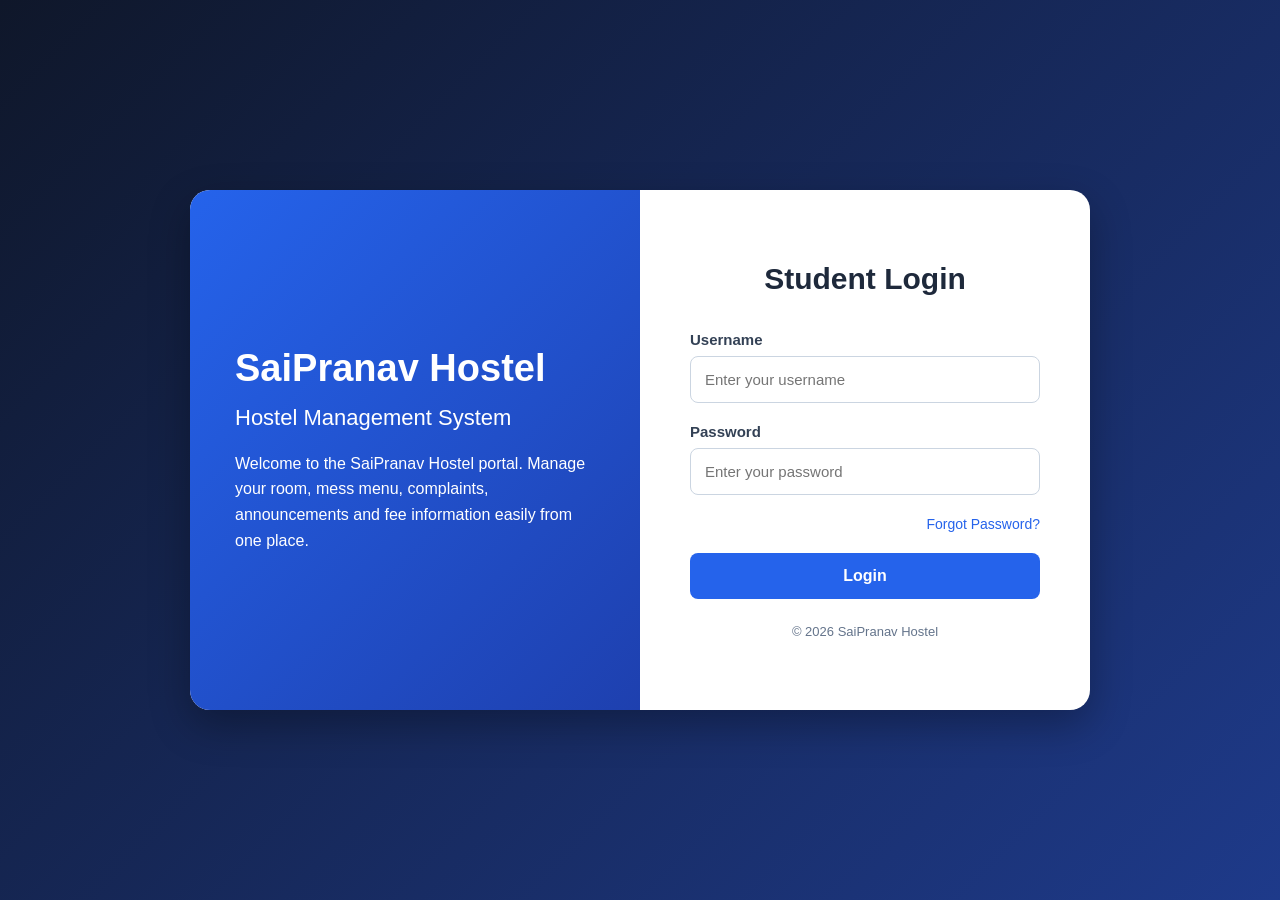
<file: index.html>
<!DOCTYPE html>
<html lang="en">
<head>
    <meta charset="UTF-8">
    <meta name="viewport" content="width=device-width, initial-scale=1.0">
    <meta http-equiv="refresh" content="0; url=login.html">
    <title>SaiPranav Hostel</title>
</head>
<body>
    <p>Opening <a href="login.html">SaiPranav Hostel</a>...</p>
</body>
</html>
</file>
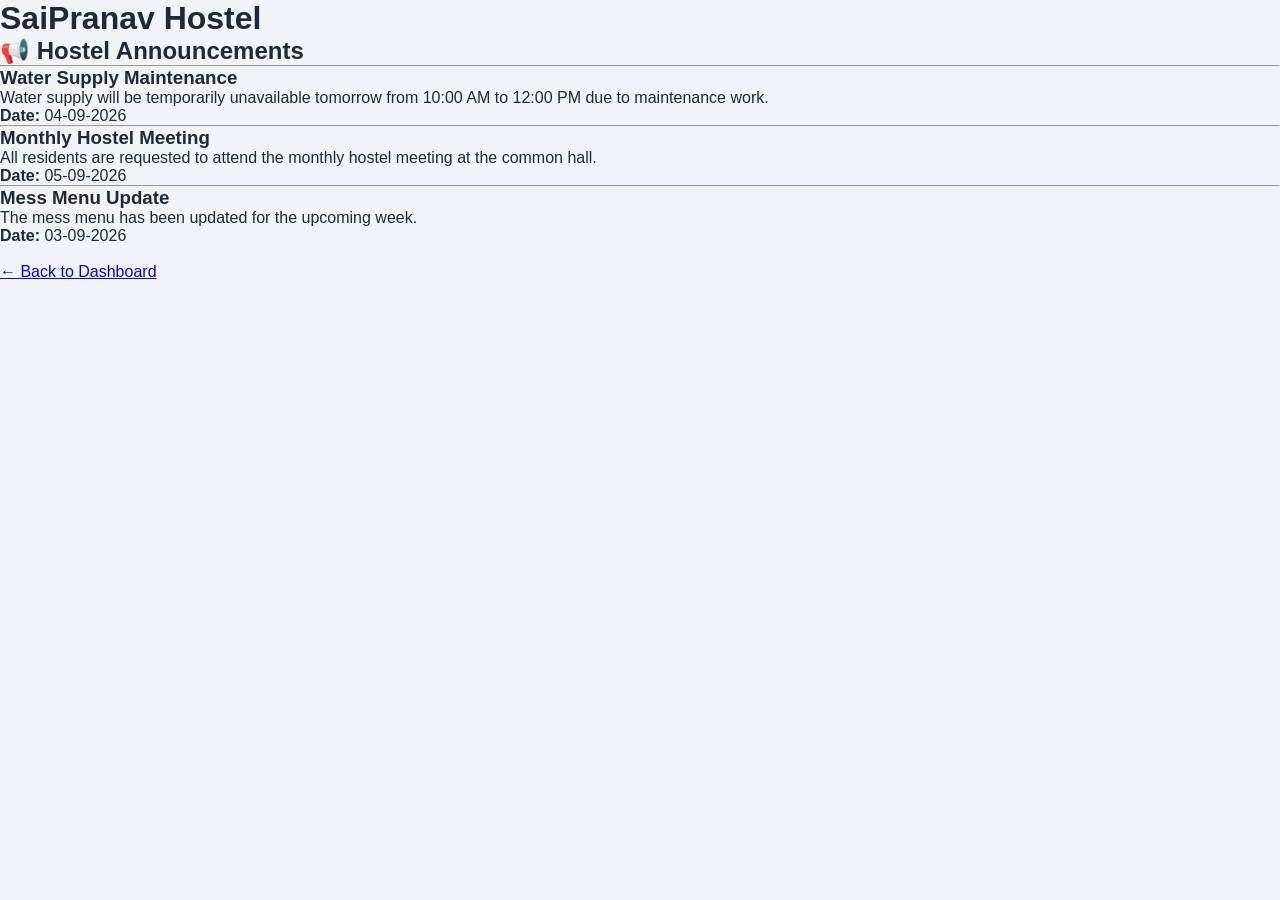
<file: announcements.html>
<!DOCTYPE html>

<html>

<head>
    <title>SaiPranav Hostel - Announcements</title>
    <link rel="stylesheet" href="style.css">
</head>

<body>

<h1>SaiPranav Hostel</h1>

<h2>📢 Hostel Announcements</h2>

<hr>

<h3>Water Supply Maintenance</h3>

<p>
    Water supply will be temporarily unavailable
    tomorrow from 10:00 AM to 12:00 PM due to
    maintenance work.
</p>

<p><b>Date:</b> 04-09-2026</p>

<hr>

<h3>Monthly Hostel Meeting</h3>

<p>
    All residents are requested to attend the
    monthly hostel meeting at the common hall.
</p>

<p><b>Date:</b> 05-09-2026</p>

<hr>

<h3>Mess Menu Update</h3>

<p>
    The mess menu has been updated for the
    upcoming week.
</p>

<p><b>Date:</b> 03-09-2026</p>

<br>

<a href="student-dashboard.html">
    ← Back to Dashboard
</a>
</body>

</html>
</file>
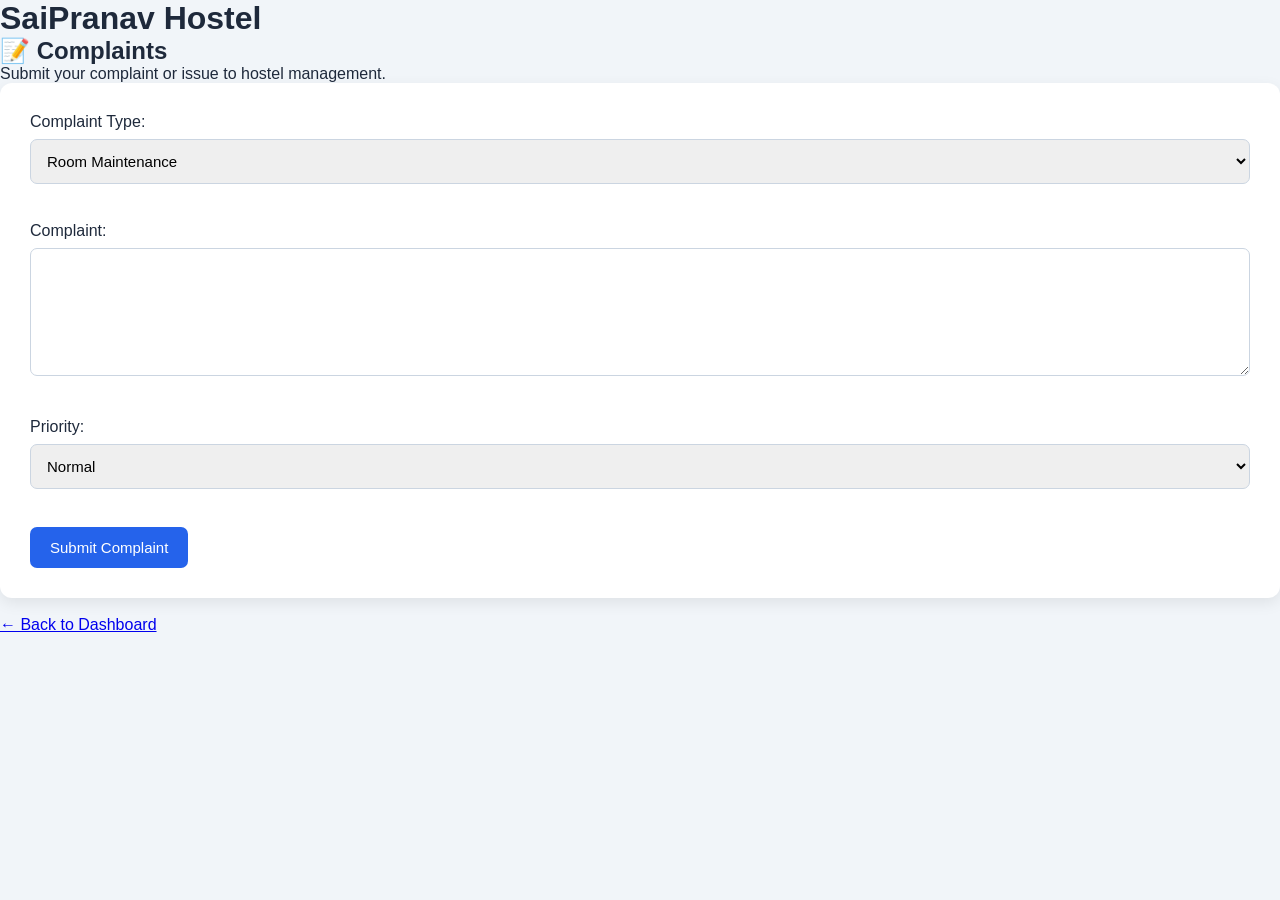
<file: complaints.html>
<!DOCTYPE html>

<html>

<head>
    <title>SaiPranav Hostel - Complaints</title>
    <link rel="stylesheet" href="style.css">
</head>

<body>

<h1>SaiPranav Hostel</h1>

<h2>📝 Complaints</h2>

<p>Submit your complaint or issue to hostel management.</p>

<form>

    <label>Complaint Type:</label>
    <br>

    <select name="complaintType">

        <option>Room Maintenance</option>
        <option>Electrical Problem</option>
        <option>Plumbing Problem</option>
        <option>Cleaning</option>
        <option>Food / Mess</option>
        <option>Wi-Fi / Internet</option>
        <option>Other</option>

    </select>

    <br><br>

    <label>Complaint:</label>
    <br>

    <textarea
        name="complaint"
        rows="6"
        cols="40"
        placeholder="Describe your problem...">
    </textarea>

    <br><br>

    <label>Priority:</label>
    <br>

    <select name="priority">

        <option>Normal</option>
        <option>Important</option>
        <option>Urgent</option>

    </select>

    <br><br>

    <button type="submit">
        Submit Complaint
    </button>

</form>

<br>

<a href="student-dashboard.html">
    ← Back to Dashboard
</a>
</body>

</html>
</file>
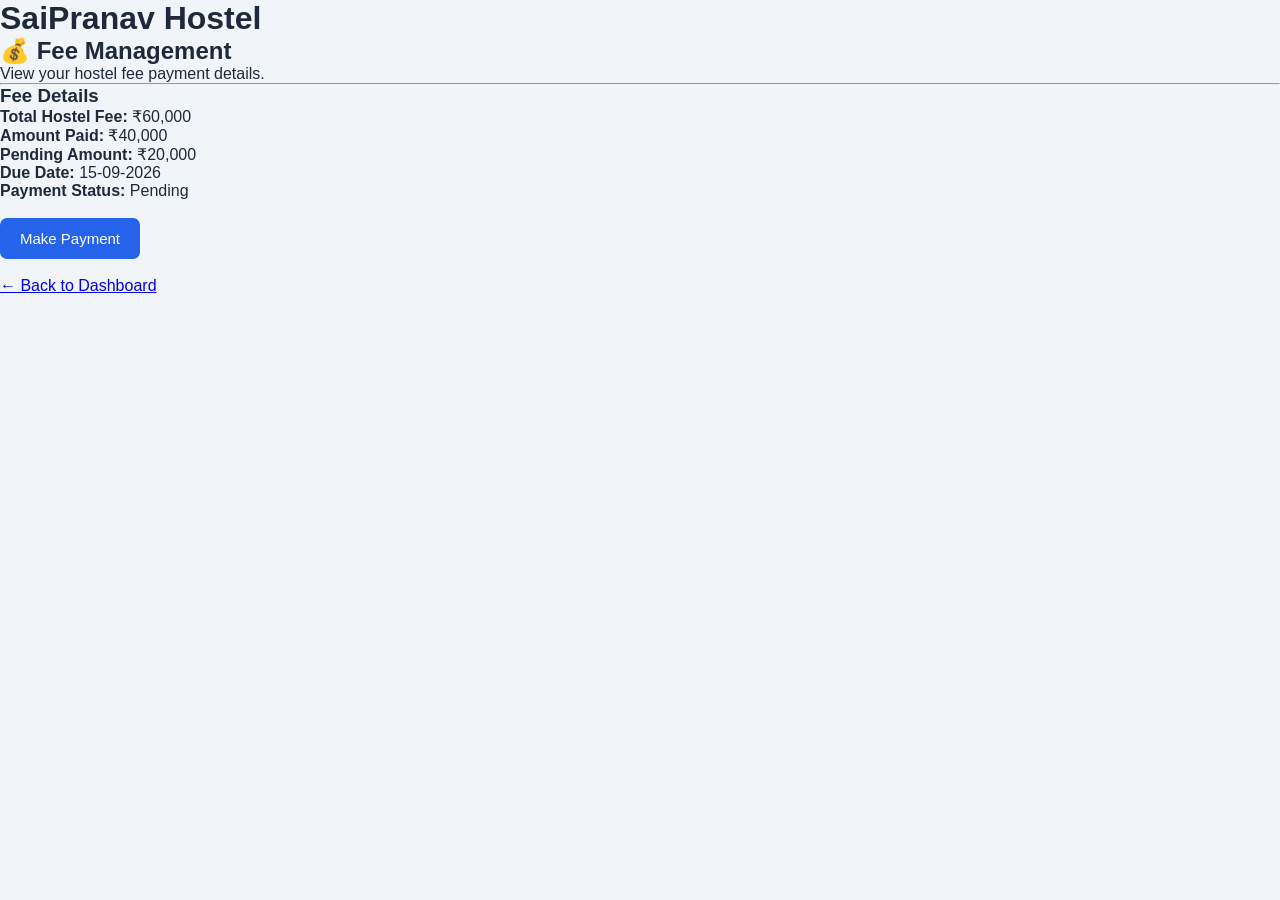
<file: fees.html>
<!DOCTYPE html>

<html>

<head>
    <title>SaiPranav Hostel - Fee Management</title>
    <link rel="stylesheet" href="style.css">
</head>

<body>

<h1>SaiPranav Hostel</h1>

<h2>💰 Fee Management</h2>

<p>View your hostel fee payment details.</p>

<hr>

<h3>Fee Details</h3>

<p><b>Total Hostel Fee:</b> ₹60,000</p>

<p><b>Amount Paid:</b> ₹40,000</p>

<p><b>Pending Amount:</b> ₹20,000</p>

<p><b>Due Date:</b> 15-09-2026</p>

<p><b>Payment Status:</b> Pending</p>

<br>

<button>
    Make Payment
</button>

<br><br>

<a href="student-dashboard.html">
    ← Back to Dashboard
</a>
</body>

</html>
</file>
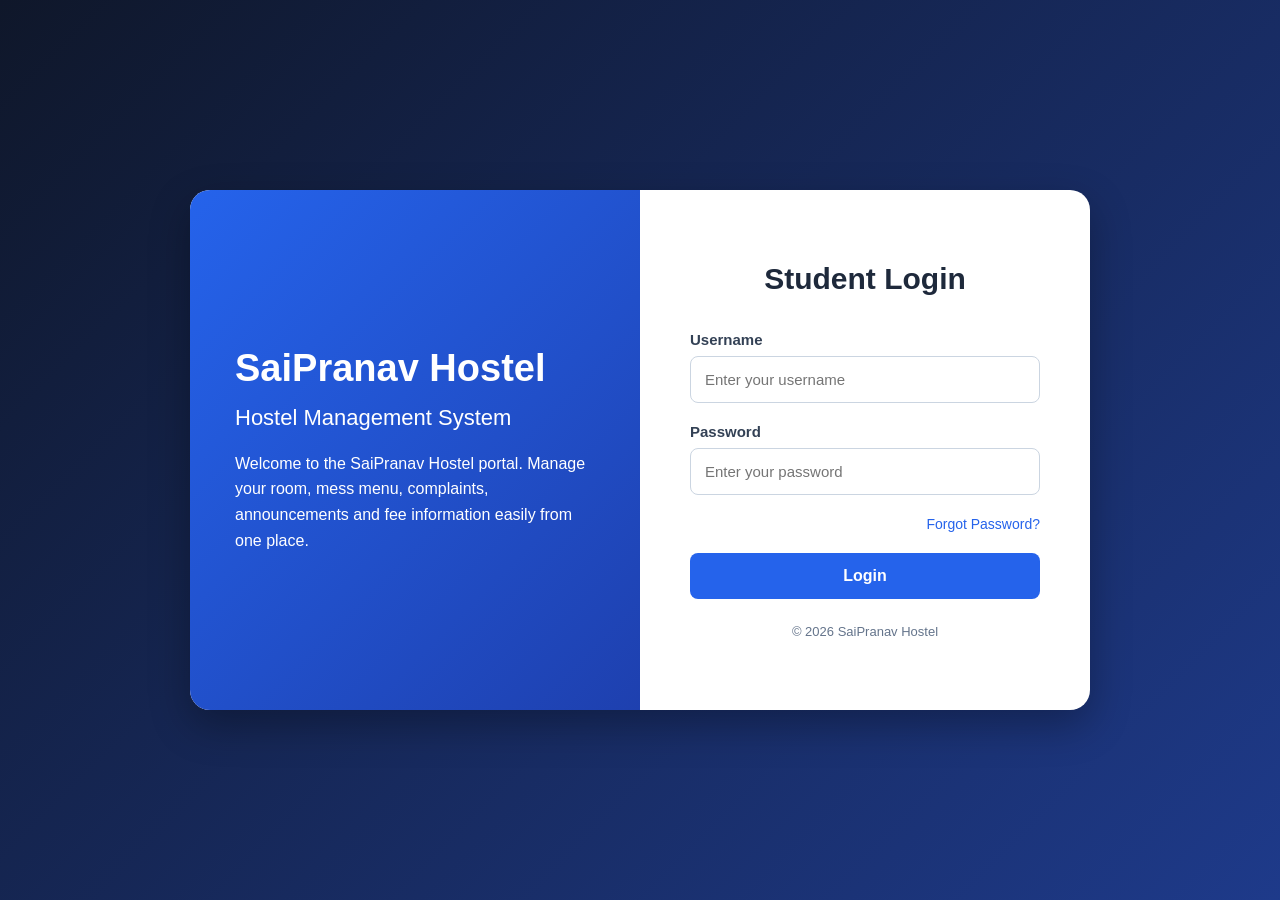
<file: login.html>
<!DOCTYPE html>

<html lang="en">

<head>
    <meta charset="UTF-8">
    <meta name="viewport" content="width=device-width, initial-scale=1.0">

<title>SaiPranav Hostel - Login</title>

<style>

    /* Remove default spacing */
    * {
        margin: 0;
        padding: 0;
        box-sizing: border-box;
        font-family: Arial, sans-serif;
    }

    /* Full page */
    body {
        min-height: 100vh;
        display: flex;
        justify-content: center;
        align-items: center;

        background: linear-gradient(135deg, #0f172a, #1e3a8a);
    }

    /* Main container */
    .container {
        width: 900px;
        min-height: 520px;

        display: flex;

        background: white;
        border-radius: 20px;

        overflow: hidden;

        box-shadow: 0 15px 40px rgba(0, 0, 0, 0.3);
    }

    /* Left side */
    .welcome-section {
        width: 50%;

        padding: 60px 45px;

        display: flex;
        flex-direction: column;
        justify-content: center;

        background: linear-gradient(135deg, #2563eb, #1e40af);

        color: white;
    }

    .welcome-section h1 {
        font-size: 38px;
        margin-bottom: 15px;
    }

    .welcome-section h2 {
        font-size: 22px;
        margin-bottom: 20px;
        font-weight: normal;
    }

    .welcome-section p {
        font-size: 16px;
        line-height: 1.6;
    }

    /* Right side */
    .login-section {
        width: 50%;

        padding: 60px 50px;

        display: flex;
        flex-direction: column;
        justify-content: center;
    }

    .login-section h2 {
        text-align: center;
        font-size: 30px;
        color: #1e293b;

        margin-bottom: 35px;
    }

    /* Input group */
    .input-group {
        margin-bottom: 20px;
    }

    .input-group label {
        display: block;

        margin-bottom: 8px;

        font-size: 15px;
        font-weight: bold;

        color: #334155;
    }

    .input-group input {
        width: 100%;

        padding: 14px;

        border: 1px solid #cbd5e1;
        border-radius: 8px;

        font-size: 15px;

        outline: none;

        transition: 0.3s;
    }

    /* Input focus effect */
    .input-group input:focus {
        border-color: #2563eb;

        box-shadow: 0 0 0 3px rgba(37, 99, 235, 0.15);
    }

    /* Login button */
    .login-btn {
        width: 100%;

        padding: 14px;

        border: none;
        border-radius: 8px;

        background: #2563eb;
        color: white;

        font-size: 16px;
        font-weight: bold;

        cursor: pointer;

        transition: 0.3s;
    }

    .login-btn:hover {
        background: #1d4ed8;
        transform: translateY(-2px);
    }

    /* Forgot password */
    .forgot-password {
        text-align: right;

        margin-bottom: 20px;
    }

    .forgot-password a {
        color: #2563eb;
        text-decoration: none;
        font-size: 14px;
    }

    .forgot-password a:hover {
        text-decoration: underline;
    }

    /* Footer text */
    .footer {
        text-align: center;

        margin-top: 25px;

        font-size: 13px;

        color: #64748b;
    }

    /* Mobile responsive */
    @media (max-width: 700px) {

        .container {
            width: 90%;
            flex-direction: column;
        }

        .welcome-section,
        .login-section {
            width: 100%;
        }

        .welcome-section {
            padding: 40px 30px;
        }

        .login-section {
            padding: 40px 30px;
        }
    }

</style>

</head>

<body>

<div class="container">

    <!-- Welcome Section -->
    <div class="welcome-section">

        <h1>SaiPranav Hostel</h1>

        <h2>Hostel Management System</h2>

        <p>
            Welcome to the SaiPranav Hostel portal.
            Manage your room, mess menu, complaints,
            announcements and fee information easily
            from one place.
        </p>

    </div>


    <!-- Login Section -->
    <div class="login-section">

        <h2>Student Login</h2>

        <form action="student-dashboard.html" method="get">

            <div class="input-group">

                <label for="username">
                    Username
                </label>

                <input
                    type="text"
                    id="username"
                    name="username"
                    placeholder="Enter your username"
                    required
                >

            </div>


            <div class="input-group">

                <label for="password">
                    Password
                </label>

                <input
                    type="password"
                    id="password"
                    name="password"
                    placeholder="Enter your password"
                    required
                >

            </div>


            <div class="forgot-password">

                <a href="#">
                    Forgot Password?
                </a>

            </div>


            <button
                type="submit"
                class="login-btn">
                Login
            </button>

        </form>


        <div class="footer">

            © 2026 SaiPranav Hostel

        </div>

    </div>

</div>

</body>

</html>
</file>
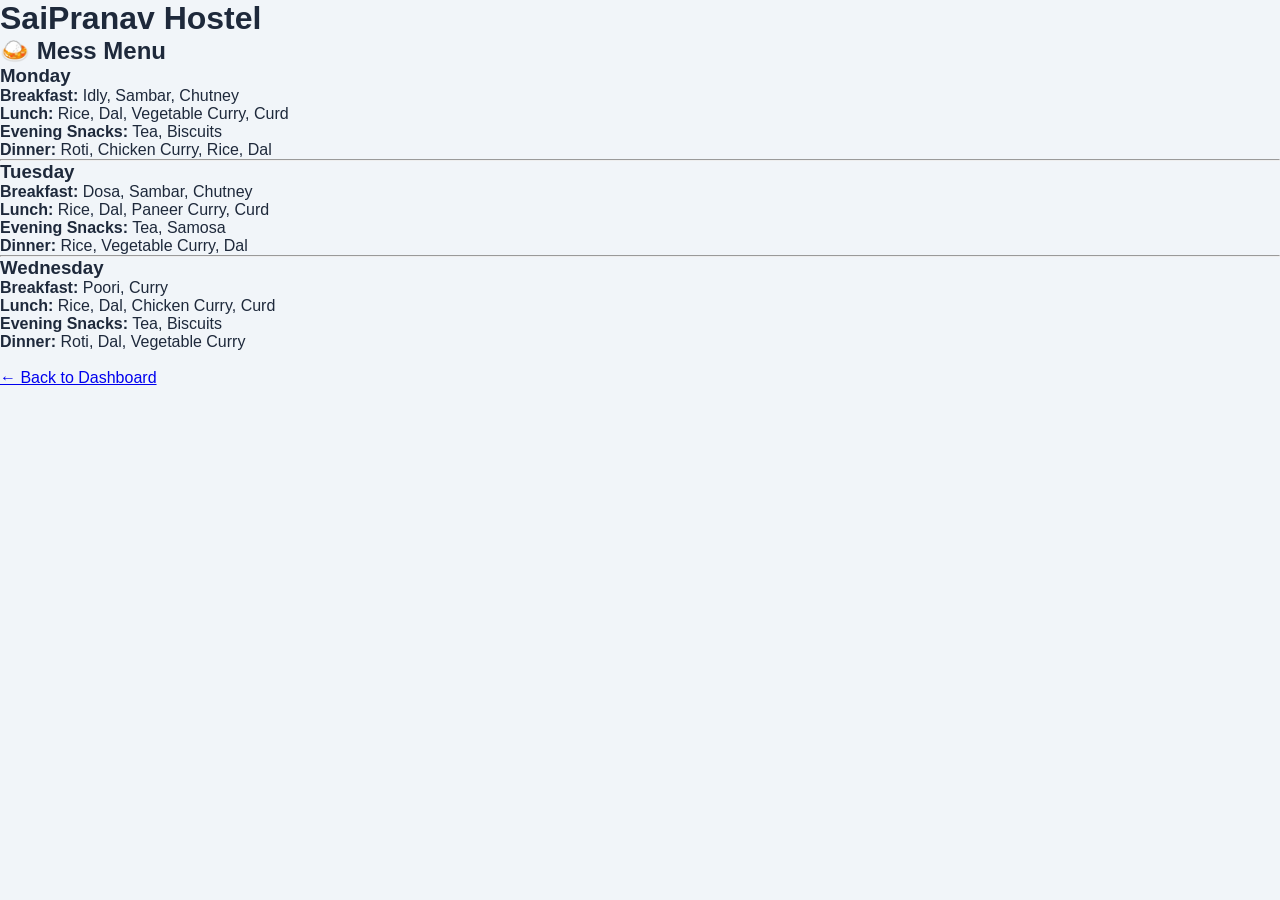
<file: mess.html>
<!DOCTYPE html>

<html>

<head>
    <title>SaiPranav Hostel - Mess Menu</title>
    <link rel="stylesheet" href="style.css">
</head>

<body>

<h1>SaiPranav Hostel</h1>

<h2>🍛 Mess Menu</h2>

<h3>Monday</h3>

<p><b>Breakfast:</b> Idly, Sambar, Chutney</p>

<p><b>Lunch:</b> Rice, Dal, Vegetable Curry, Curd</p>

<p><b>Evening Snacks:</b> Tea, Biscuits</p>

<p><b>Dinner:</b> Roti, Chicken Curry, Rice, Dal</p>

<hr>

<h3>Tuesday</h3>

<p><b>Breakfast:</b> Dosa, Sambar, Chutney</p>

<p><b>Lunch:</b> Rice, Dal, Paneer Curry, Curd</p>

<p><b>Evening Snacks:</b> Tea, Samosa</p>

<p><b>Dinner:</b> Rice, Vegetable Curry, Dal</p>

<hr>

<h3>Wednesday</h3>

<p><b>Breakfast:</b> Poori, Curry</p>

<p><b>Lunch:</b> Rice, Dal, Chicken Curry, Curd</p>

<p><b>Evening Snacks:</b> Tea, Biscuits</p>

<p><b>Dinner:</b> Roti, Dal, Vegetable Curry</p>

<br>

<a href="student-dashboard.html">
    ← Back to Dashboard
</a>
</body>

</html>
</file>
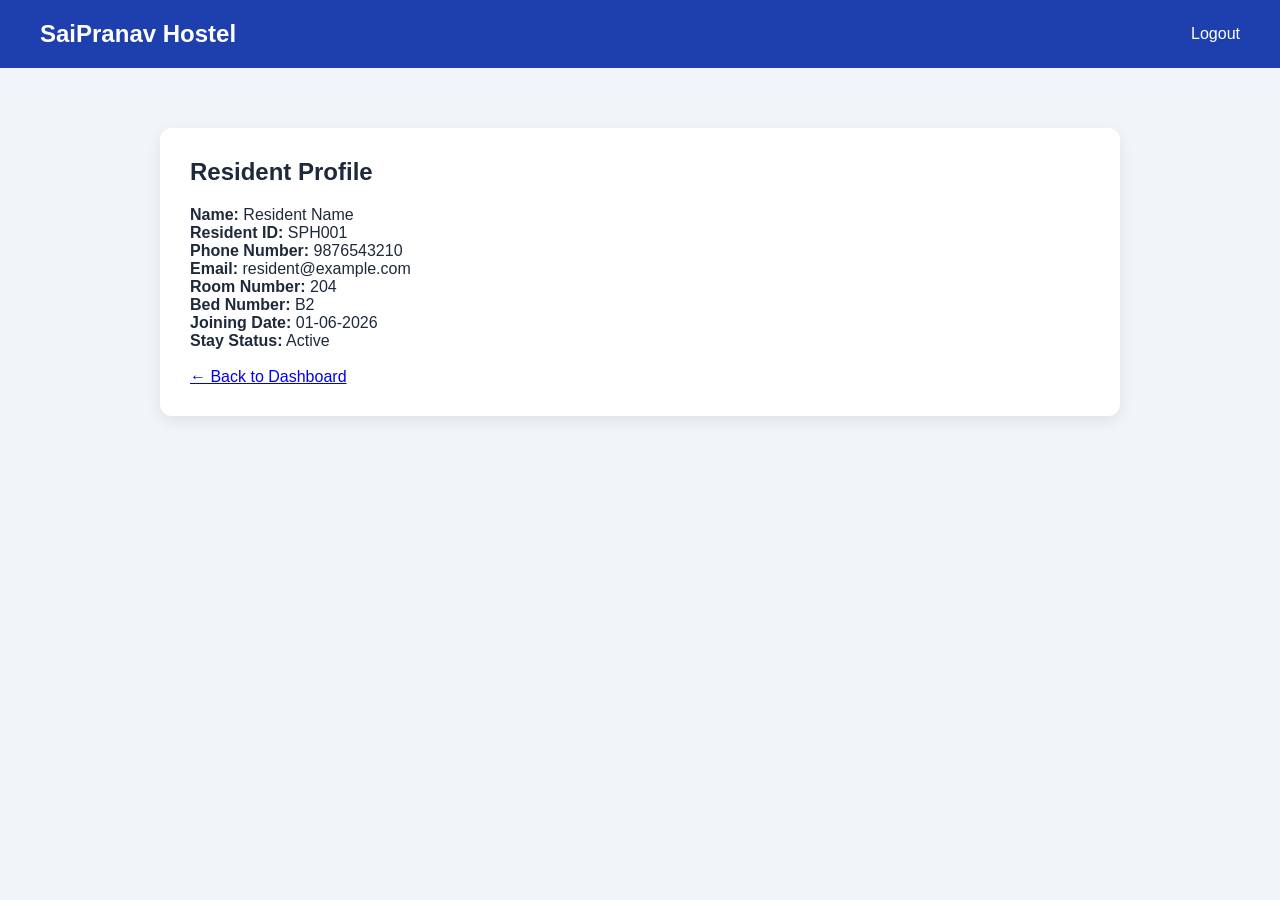
<file: profile.html>
<!DOCTYPE html>

<html>

<head>
    <title>SaiPranav Hostel - Profile</title>
    <link rel="stylesheet" href="style.css">
</head>

<body>

<header class="header">
    <h1>SaiPranav Hostel</h1>
    <a href="login.html">Logout</a>
</header>

<main class="container">
    <section class="card">
        <h2>Resident Profile</h2>

        <p><b>Name:</b> Resident Name</p>

        <p><b>Resident ID:</b> SPH001</p>

        <p><b>Phone Number:</b> 9876543210</p>

        <p><b>Email:</b> resident@example.com</p>

        <p><b>Room Number:</b> 204</p>

        <p><b>Bed Number:</b> B2</p>

        <p><b>Joining Date:</b> 01-06-2026</p>

        <p><b>Stay Status:</b> Active</p>

        <br>

        <a href="student-dashboard.html">
            &larr; Back to Dashboard
        </a>
    </section>
</main>
</body>

</html>
</file>
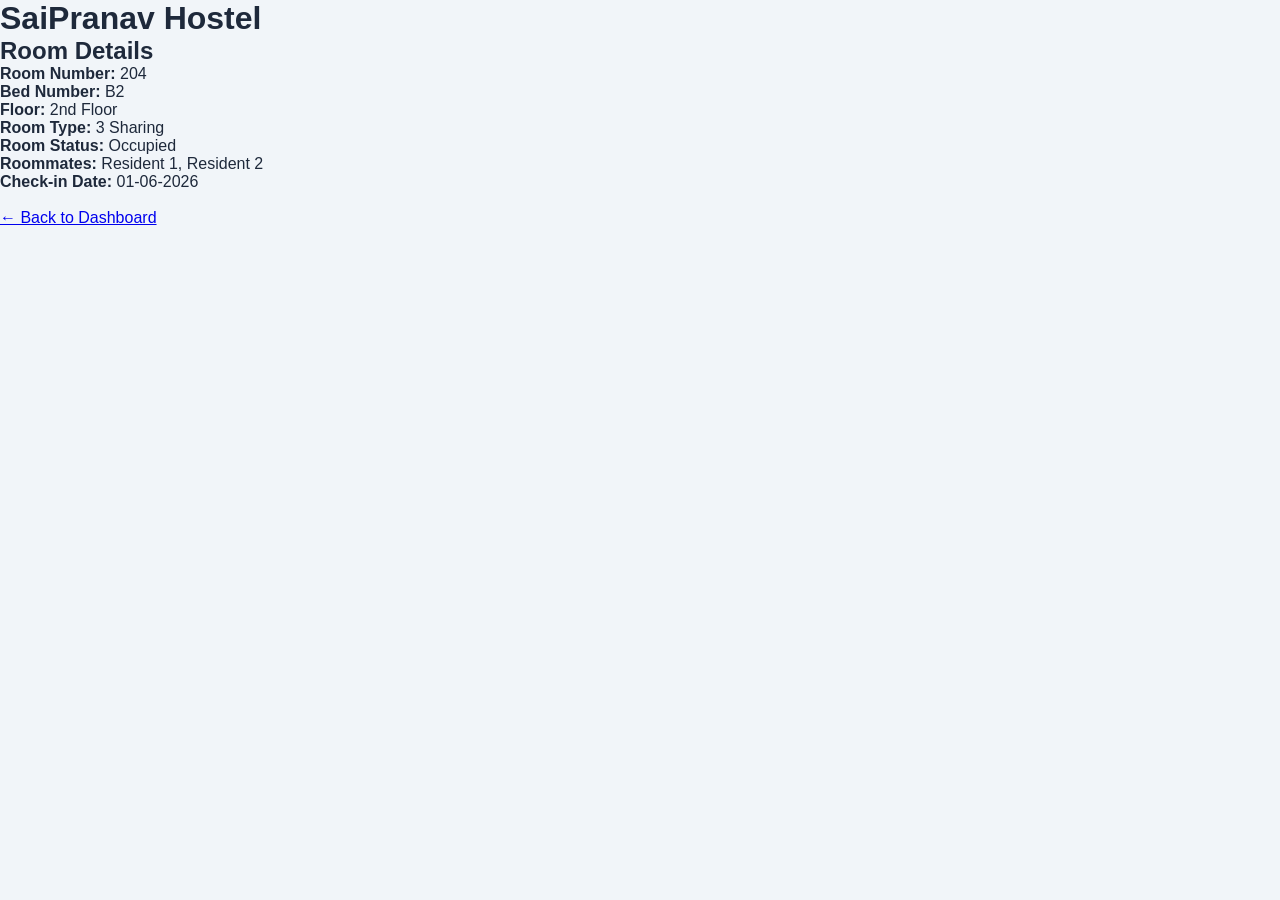
<file: room.html>
<!DOCTYPE html>

<html>

<head>
    <title>SaiPranav Hostel - Room Details</title>
    <link rel="stylesheet" href="style.css">
</head>

<body>

<h1>SaiPranav Hostel</h1>

<h2>Room Details</h2>

<p><b>Room Number:</b> 204</p>

<p><b>Bed Number:</b> B2</p>

<p><b>Floor:</b> 2nd Floor</p>

<p><b>Room Type:</b> 3 Sharing</p>

<p><b>Room Status:</b> Occupied</p>

<p><b>Roommates:</b> Resident 1, Resident 2</p>

<p><b>Check-in Date:</b> 01-06-2026</p>

<br>

<a href="student-dashboard.html">
    ← Back to Dashboard
</a>
</body>

</html>
</file>
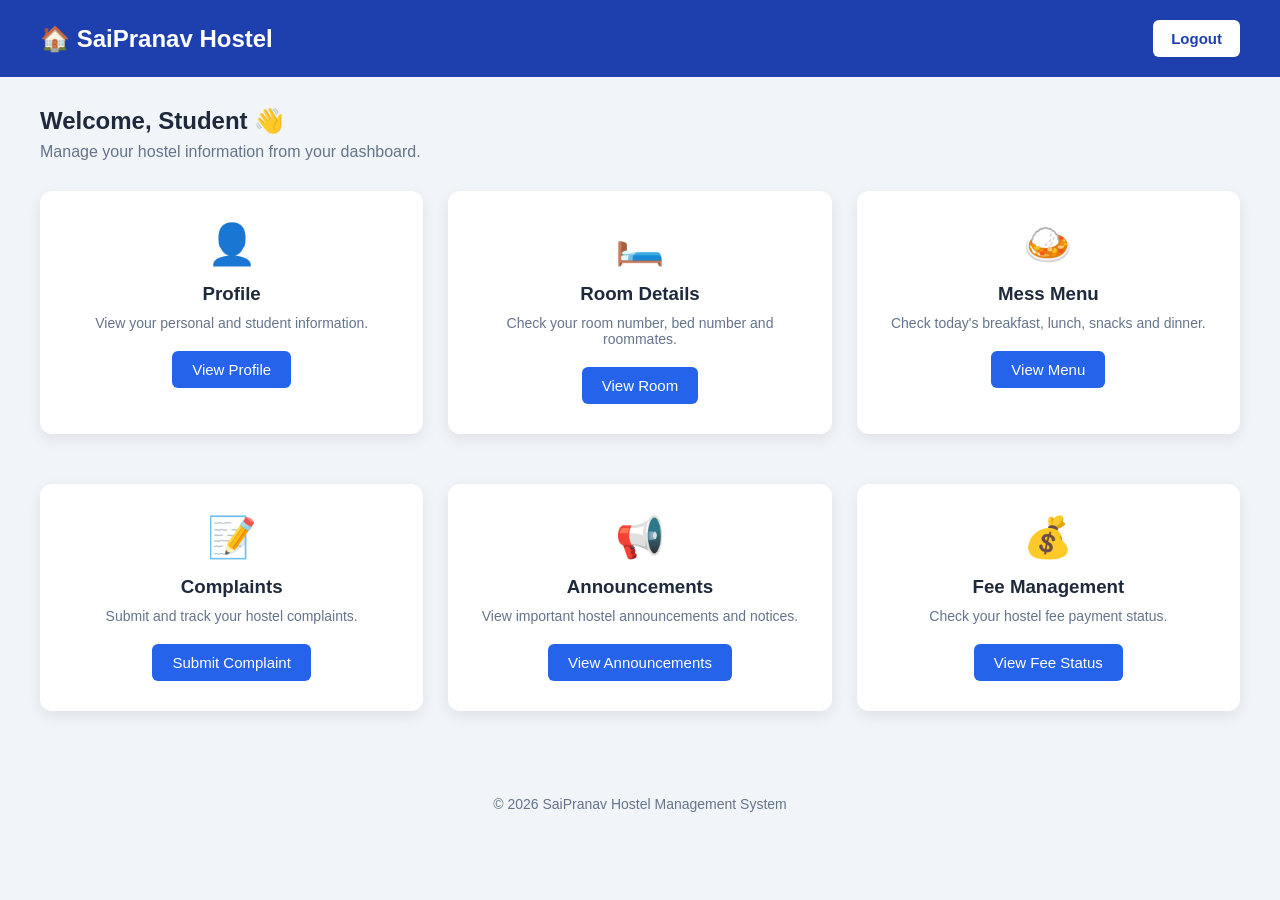
<file: student-dashboard.html>
<!DOCTYPE html>

<html lang="en">

<head>
    <meta charset="UTF-8">
    <meta name="viewport" content="width=device-width, initial-scale=1.0">
    <link rel="stylesheet" href="style.css">

<title>SaiPranav Hostel - Student Dashboard</title>

<style>

    * {
        margin: 0;
        padding: 0;
        box-sizing: border-box;
        font-family: Arial, sans-serif;
    }

    body {
        background-color: #f1f5f9;
        color: #1e293b;
    }

    /* Header */

    .header {
        background: #1e40af;
        color: white;

        padding: 20px 40px;

        display: flex;
        justify-content: space-between;
        align-items: center;
    }

    .header h1 {
        font-size: 24px;
    }

    .logout-btn {
        background: white;
        color: #1e40af;

        border: none;
        padding: 10px 18px;

        border-radius: 6px;

        cursor: pointer;
        font-weight: bold;
    }

    .logout-btn:hover {
        background: #e2e8f0;
    }

    /* Welcome section */

    .welcome {
        padding: 30px 40px;
    }

    .welcome h2 {
        margin-bottom: 8px;
    }

    .welcome p {
        color: #64748b;
    }

    /* Dashboard */

    .dashboard {
        padding: 0 40px 40px;

        display: grid;

        grid-template-columns: repeat(3, 1fr);

        gap: 25px;
    }

    /* Cards */

    .card {
        background: white;

        padding: 30px;

        border-radius: 12px;

        box-shadow: 0 5px 15px rgba(0, 0, 0, 0.08);

        text-align: center;

        transition: 0.3s;
    }

    .card:hover {
        transform: translateY(-5px);

        box-shadow: 0 10px 25px rgba(0, 0, 0, 0.12);
    }

    .card-icon {
        font-size: 40px;

        margin-bottom: 15px;
    }

    .card h3 {
        margin-bottom: 10px;
    }

    .card p {
        color: #64748b;

        font-size: 14px;

        margin-bottom: 20px;
    }

    .card button {
        background: #2563eb;

        color: white;

        border: none;

        padding: 10px 20px;

        border-radius: 6px;

        cursor: pointer;
    }

    .card button:hover {
        background: #1d4ed8;
    }

    /* Footer */

    .footer {
        text-align: center;

        padding: 20px;

        color: #64748b;

        font-size: 14px;
    }

    /* Mobile */

    @media (max-width: 800px) {

        .dashboard {
            grid-template-columns: repeat(2, 1fr);

            padding: 0 20px 30px;
        }

        .header {
            padding: 20px;
        }

        .welcome {
            padding: 25px 20px;
        }
    }

    @media (max-width: 500px) {

        .dashboard {
            grid-template-columns: 1fr;
        }

        .header h1 {
            font-size: 18px;
        }

    }

</style>

</head>

<body>

<!-- Header -->

<header class="header">

    <h1>🏠 SaiPranav Hostel</h1>

    <button class="logout-btn">
        Logout
    </button>

</header>


<!-- Welcome -->

<section class="welcome">

    <h2>Welcome, Student 👋</h2>

    <p>
        Manage your hostel information from your dashboard.
    </p>

</section>


<!-- Dashboard Cards -->

<main class="dashboard">


    <!-- Profile -->

    <div class="card">

        <div class="card-icon">
            👤
        </div>

        <h3>Profile</h3>

        <p>
            View your personal and student information.
        </p>

        <a href="profile.html">
            <button>View Profile</button>
        </a>

    </div>


    <!-- Room -->

    <div class="card">

        <div class="card-icon">
            🛏️
        </div>

        <h3>Room Details</h3>

        <p>
            Check your room number, bed number and roommates.
        </p>

        <a href="room.html">
            <button>View Room</button>
        </a>

    </div>


    <!-- Mess -->

    <div class="card">

        <div class="card-icon">
            🍛
        </div>

        <h3>Mess Menu</h3>

        <p>
            Check today's breakfast, lunch, snacks and dinner.
        </p>

    <a href="mess.html">
        <button>View Menu</button>
    </a>

    </div>


    <!-- Complaints -->

    <div class="card">

        <div class="card-icon">
            📝
        </div>

        <h3>Complaints</h3>

        <p>
            Submit and track your hostel complaints.
        </p>

        <a href="complaints.html">
            <button>Submit Complaint</button>
        </a>

    </div>


    <!-- Announcements -->

    <div class="card">

        <div class="card-icon">
            📢
        </div>

        <h3>Announcements</h3>

        <p>
            View important hostel announcements and notices.
        </p>

        <a href="announcements.html">
            <button>View Announcements</button>
        </a>

    </div>


    <!-- Fees -->

    <div class="card">

        <div class="card-icon">
            💰
        </div>

        <h3>Fee Management</h3>

        <p>
            Check your hostel fee payment status.
        </p>

        <a href="fees.html">
            <button>View Fee Status</button>
        </a>

    </div>


</main>


<!-- Footer -->

<footer class="footer">

    © 2026 SaiPranav Hostel Management System

</footer>

</body>

</html>
</file>
<file: style.css>
* {
  margin: 0;
  padding: 0;
  box-sizing: border-box;
  font-family: Arial, sans-serif;
  }

body {
background-color: #f1f5f9;
color: #1e293b;
}

/* Header */

.header {
background: #1e40af;
color: white;
padding: 20px 40px;

display: flex;
justify-content: space-between;
align-items: center;


}

.header h1 {
font-size: 24px;
}

.header a {
color: white;
text-decoration: none;
}

/* Main container */

.container {
max-width: 1000px;
margin: 40px auto;
padding: 20px;
}

/* Cards */

.card {
background: white;
padding: 30px;
border-radius: 12px;


box-shadow: 0 5px 15px rgba(0, 0, 0, 0.08);

margin-bottom: 25px;


}

.card h2 {
margin-bottom: 20px;
}

/* Buttons */

button {
background: #2563eb;
color: white;


border: none;
border-radius: 7px;

padding: 12px 20px;

cursor: pointer;
font-size: 15px;


}

button:hover {
background: #1d4ed8;
}

/* Forms */

form {
background: white;
padding: 30px;
border-radius: 12px;


box-shadow: 0 5px 15px rgba(0, 0, 0, 0.08);


}

input,
select,
textarea {
width: 100%;

padding: 12px;

margin-top: 8px;
margin-bottom: 20px;

border: 1px solid #cbd5e1;
border-radius: 7px;

font-size: 15px;

}

input:focus,
select:focus,
textarea:focus {
outline: none;
border-color: #2563eb;
}

/* Back link */

.back-link {
display: inline-block;


margin-top: 20px;

color: #2563eb;
text-decoration: none;

font-weight: bold;


}

.back-link:hover {
text-decoration: underline;
}

/* Footer */

.footer {
text-align: center;


padding: 25px;

color: #64748b;

font-size: 14px;


}

/* Mobile */

@media (max-width: 600px) {


.header {
    padding: 18px 20px;
}

.header h1 {
    font-size: 19px;
}

.container {
    margin: 20px auto;
    padding: 15px;
}


}
</file>
